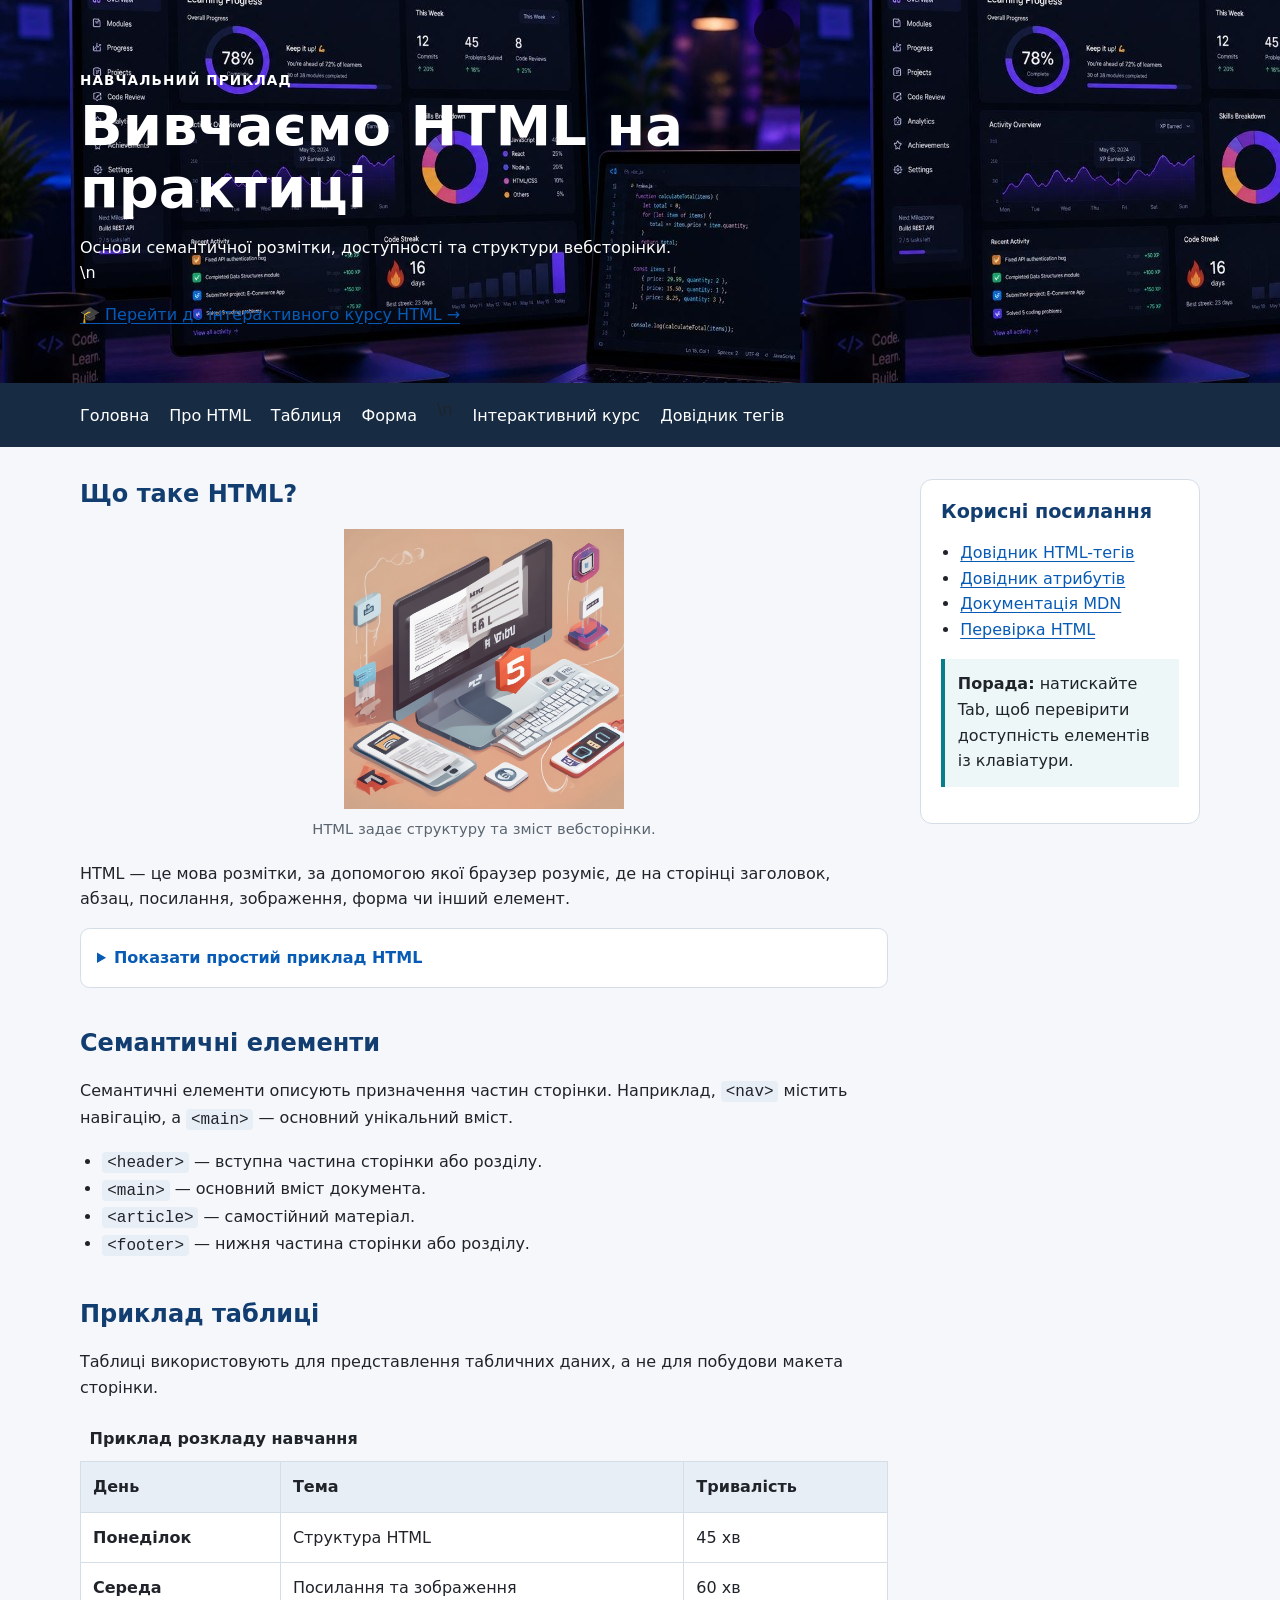
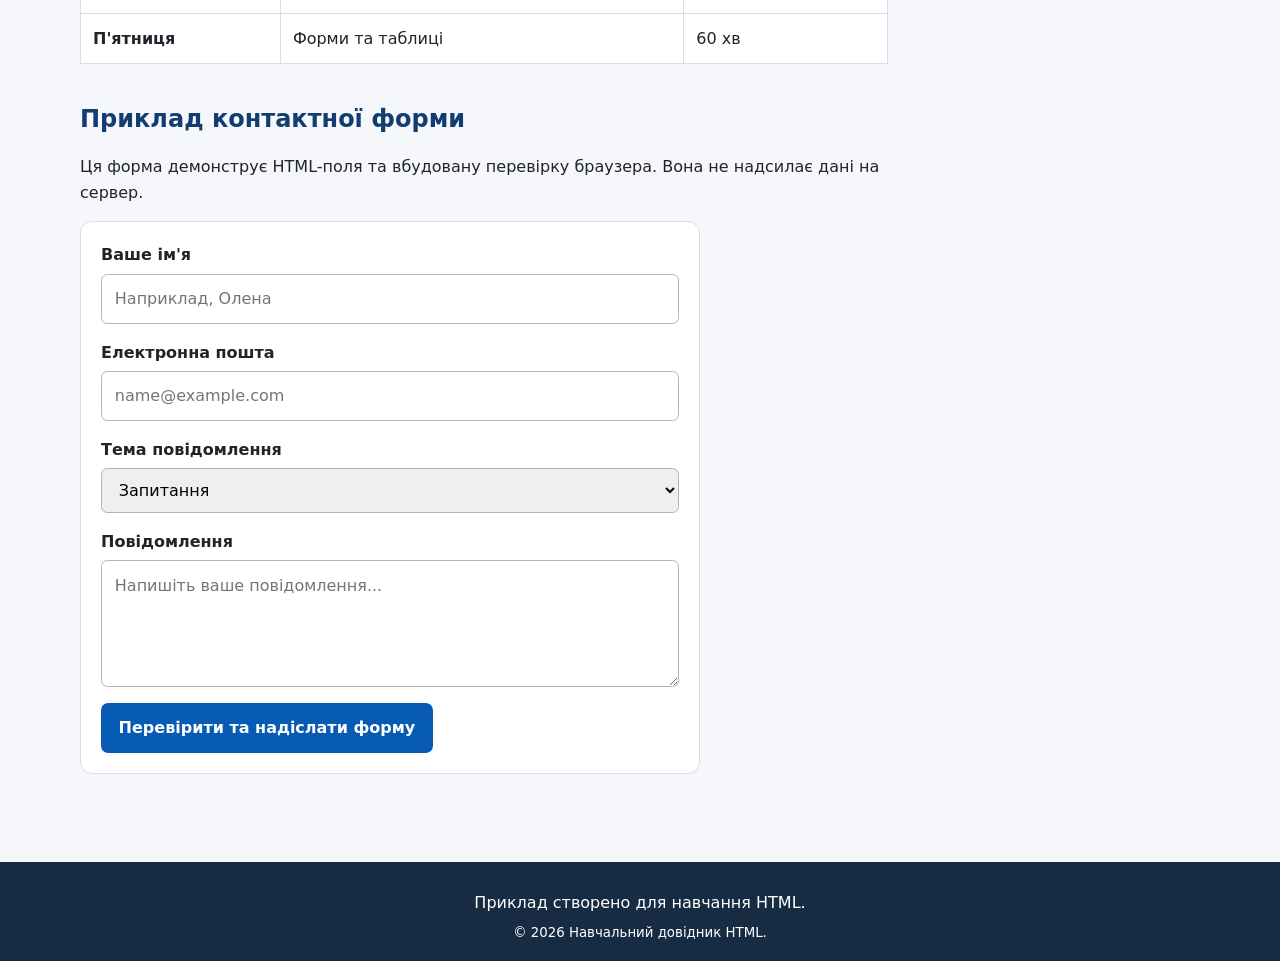
<file: index.html>
<!doctype html>
<html lang="uk">
<head>
  <meta charset="UTF-8">
  <meta name="viewport" content="width=device-width, initial-scale=1.0">
  <meta name="description" content="Навчальна демонстрація HTML: семантична структура, таблиці, форми та доступність.">
  <title>Практика HTML — навчальний приклад</title>
  <link rel="stylesheet" href="style.css">
</head>
<body>
  <a class="skip-link" href="#main-content">Перейти до основного вмісту</a>
  <header class="site-header">
    <div class="container">
      <p class="eyebrow">Навчальний приклад</p>
      <h1>Вивчаємо HTML на практиці</h1>
      <p>Основи семантичної розмітки, доступності та структури вебсторінки.</p>\n      <p><a class="course-link" href="course/index.html">🎓 Перейти до інтерактивного курсу HTML →</a></p>
    </div>
  </header>
  <nav class="site-nav" aria-label="Головна навігація">
    <div class="container">
      <ul>
        <li><a href="#home">Головна</a></li>
        <li><a href="#about">Про HTML</a></li>
        <li><a href="#table-example">Таблиця</a></li>
        <li><a href="#contact">Форма</a></li>\n        <li><a href="course/index.html">Інтерактивний курс</a></li>
        <li><a href="tags.md">Довідник тегів</a></li>
      </ul>
    </div>
  </nav>
  <main id="main-content" class="container layout">
    <article class="content">
      <section id="home" aria-labelledby="home-title">
        <h2 id="home-title">Що таке HTML?</h2>
        <figure class="hero-figure">
          <img src="assets/html5.png" alt="Логотип HTML5" width="400" height="400">
          <figcaption>HTML задає структуру та зміст вебсторінки.</figcaption>
        </figure>
        <p>HTML — це мова розмітки, за допомогою якої браузер розуміє, де на сторінці заголовок, абзац, посилання, зображення, форма чи інший елемент.</p>
        <details>
          <summary>Показати простий приклад HTML</summary>
          <pre><code>&lt;h1&gt;Привіт!&lt;/h1&gt;
&lt;p&gt;Це мій перший абзац.&lt;/p&gt;</code></pre>
          <p>Перший рядок створює заголовок першого рівня, другий — абзац.</p>
        </details>
      </section>
      <section id="about" aria-labelledby="about-title">
        <h2 id="about-title">Семантичні елементи</h2>
        <p>Семантичні елементи описують призначення частин сторінки. Наприклад, <code>&lt;nav&gt;</code> містить навігацію, а <code>&lt;main&gt;</code> — основний унікальний вміст.</p>
        <ul class="feature-list">
          <li><code>&lt;header&gt;</code> — вступна частина сторінки або розділу.</li>
          <li><code>&lt;main&gt;</code> — основний вміст документа.</li>
          <li><code>&lt;article&gt;</code> — самостійний матеріал.</li>
          <li><code>&lt;footer&gt;</code> — нижня частина сторінки або розділу.</li>
        </ul>
      </section>
      <section id="table-example" aria-labelledby="table-title">
        <h2 id="table-title">Приклад таблиці</h2>
        <p>Таблиці використовують для представлення табличних даних, а не для побудови макета сторінки.</p>
        <div class="table-wrap">
          <table>
            <caption>Приклад розкладу навчання</caption>
            <thead>
              <tr><th scope="col">День</th><th scope="col">Тема</th><th scope="col">Тривалість</th></tr>
            </thead>
            <tbody>
              <tr><th scope="row">Понеділок</th><td>Структура HTML</td><td>45 хв</td></tr>
              <tr><th scope="row">Середа</th><td>Посилання та зображення</td><td>60 хв</td></tr>
              <tr><th scope="row">П'ятниця</th><td>Форми та таблиці</td><td>60 хв</td></tr>
            </tbody>
          </table>
        </div>
      </section>
      <section id="contact" aria-labelledby="contact-title">
        <h2 id="contact-title">Приклад контактної форми</h2>
        <p>Ця форма демонструє HTML-поля та вбудовану перевірку браузера. Вона не надсилає дані на сервер.</p>
        <form class="contact-form" action="#" method="get">
          <div class="form-field">
            <label for="name">Ваше ім'я</label>
            <input id="name" name="name" type="text" autocomplete="name" required minlength="2" placeholder="Наприклад, Олена">
          </div>
          <div class="form-field">
            <label for="email">Електронна пошта</label>
            <input id="email" name="email" type="email" autocomplete="email" required placeholder="name@example.com">
          </div>
          <div class="form-field">
            <label for="topic">Тема повідомлення</label>
            <select id="topic" name="topic">
              <option value="question">Запитання</option>
              <option value="feedback">Відгук</option>
              <option value="other">Інше</option>
            </select>
          </div>
          <div class="form-field">
            <label for="message">Повідомлення</label>
            <textarea id="message" name="message" rows="4" required minlength="10" placeholder="Напишіть ваше повідомлення..."></textarea>
          </div>
          <button type="submit">Перевірити та надіслати форму</button>
        </form>
      </section>
    </article>
    <aside class="sidebar" aria-labelledby="sidebar-title">
      <h2 id="sidebar-title">Корисні посилання</h2>
      <ul>
        <li><a href="tags.md">Довідник HTML-тегів</a></li>
        <li><a href="attributes.md">Довідник атрибутів</a></li>
        <li><a href="https://developer.mozilla.org/uk/docs/Web/HTML" target="_blank" rel="noopener noreferrer">Документація MDN</a></li>
        <li><a href="https://validator.w3.org/nu/" target="_blank" rel="noopener noreferrer">Перевірка HTML</a></li>
      </ul>
      <p class="note"><strong>Порада:</strong> натискайте Tab, щоб перевірити доступність елементів із клавіатури.</p>
    </aside>
  </main>
  <footer class="site-footer">
    <div class="container">
      <p>Приклад створено для навчання HTML.</p>
      <p><small>&copy; 2026 Навчальний довідник HTML.</small></p>
    </div>
  </footer>
</body>
</html>
</file>
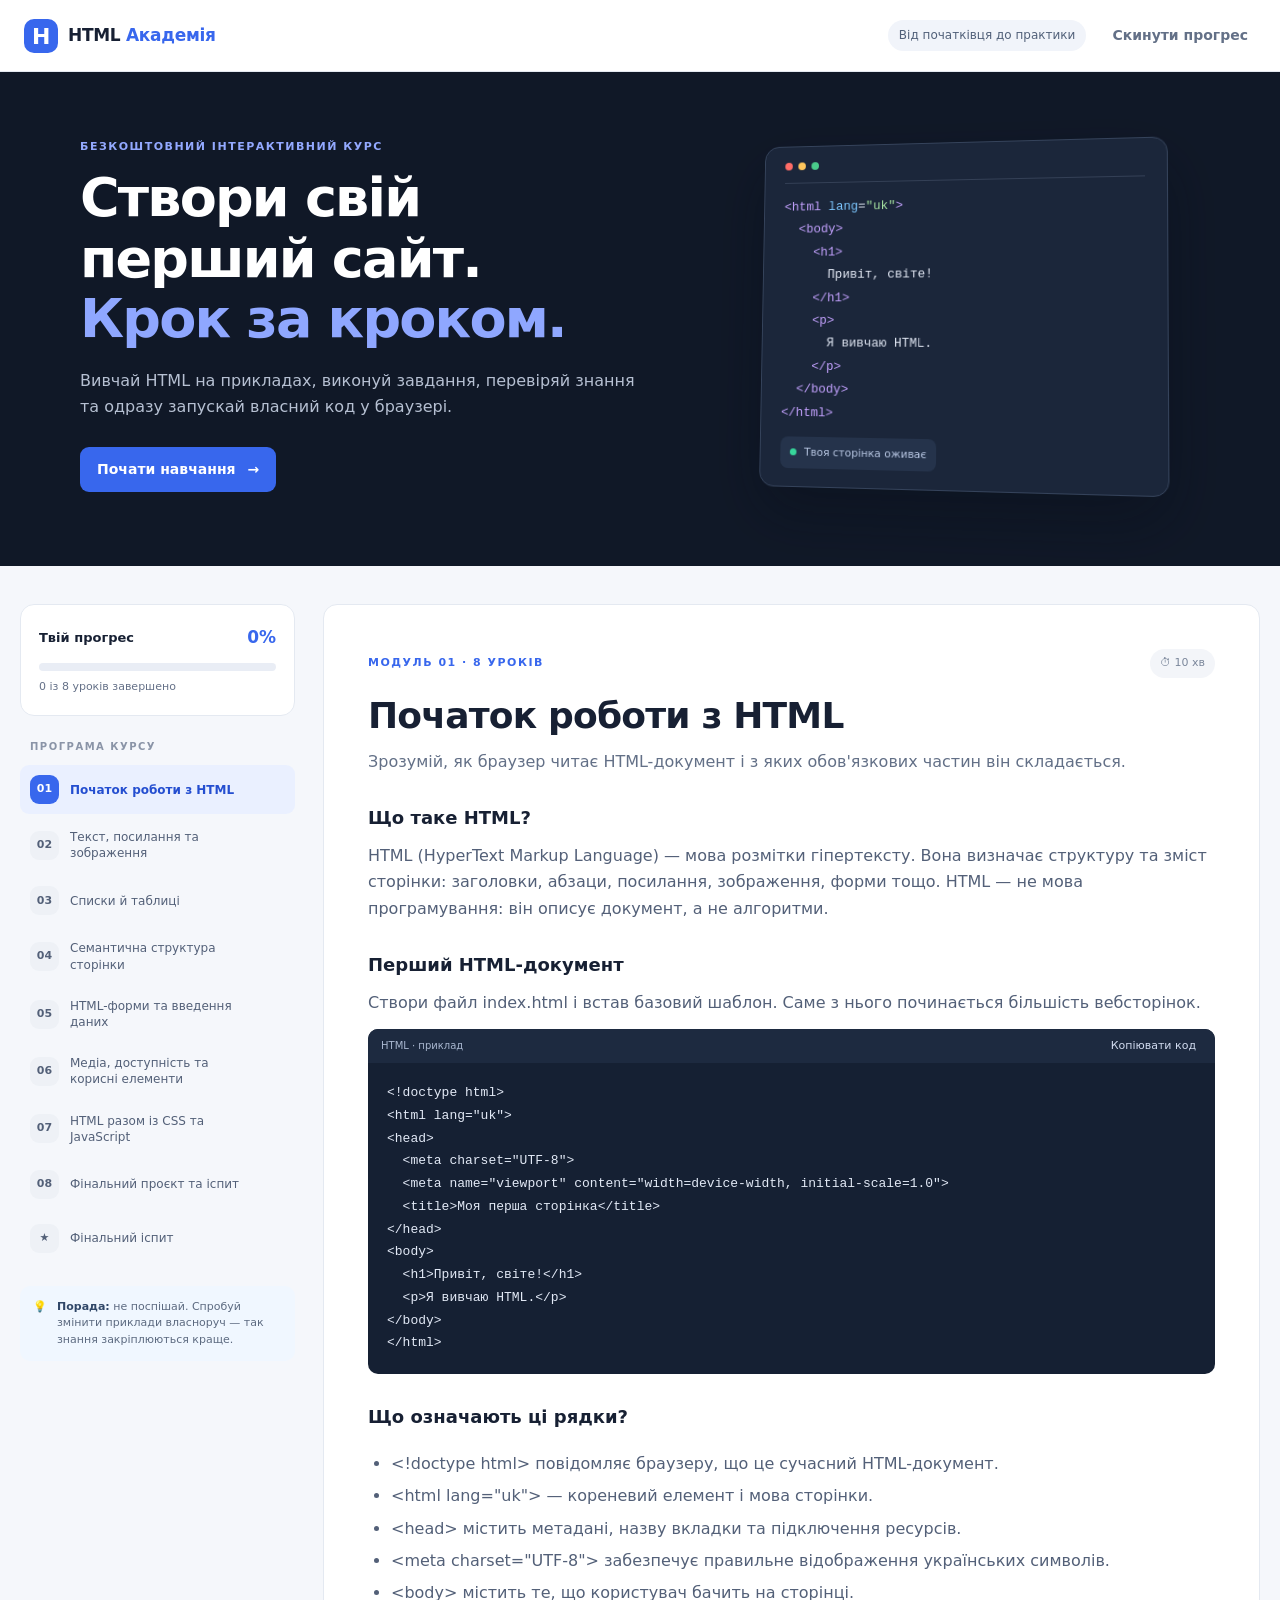
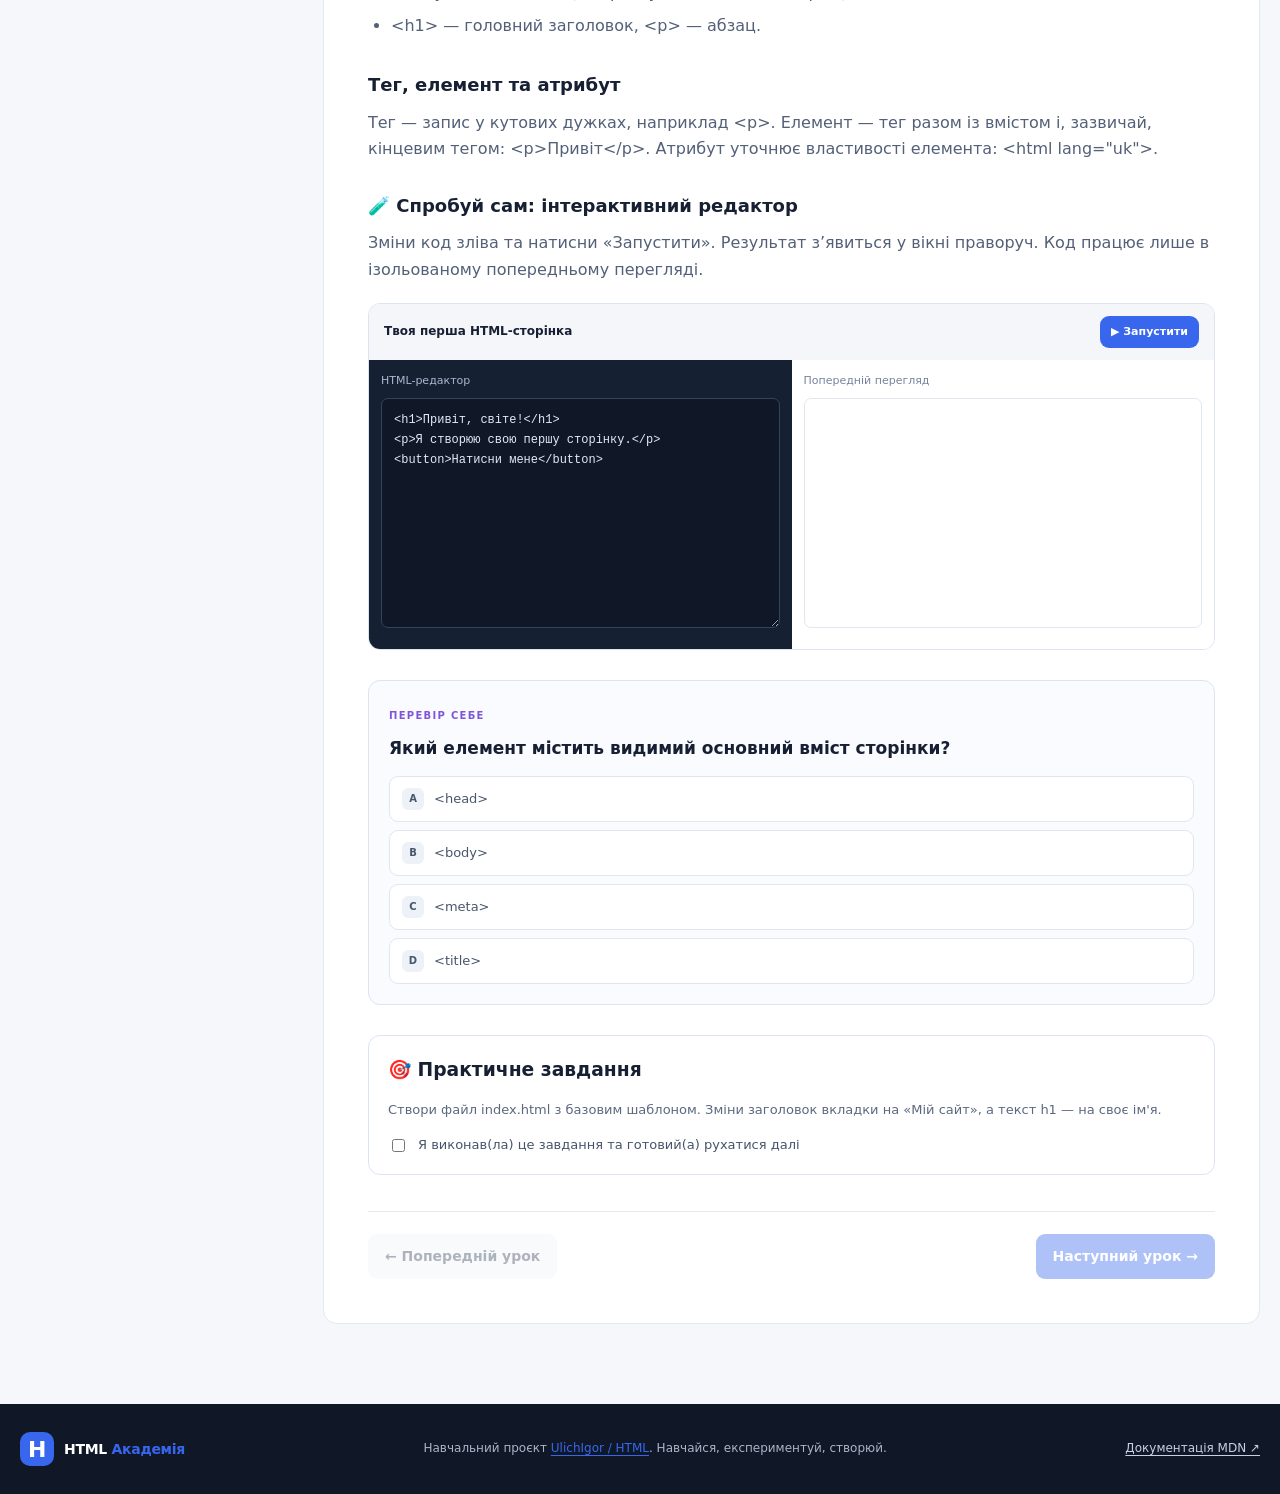
<file: course/index.html>
<!doctype html>
<html lang="uk">
<head>
  <meta charset="UTF-8">
  <meta name="viewport" content="width=device-width, initial-scale=1.0">
  <meta name="description" content="Безкоштовний інтерактивний курс HTML українською: уроки, тести, редактор коду та відстеження прогресу.">
  <meta name="theme-color" content="#101827">
  <title>HTML Академія — інтерактивний курс</title>
  <link rel="stylesheet" href="course.css">
  <script src="course.js" defer></script>
</head>
<body>
  <a class="skip-link" href="#lesson">Перейти до уроку</a>
  <header class="topbar">
    <a class="brand" href="index.html" aria-label="HTML Академія — головна">
      <span class="brand-mark">H</span><span>HTML <b>Академія</b></span>
    </a>
    <div class="top-actions">
      <span class="level-pill">Від початківця до практики</span>
      <button class="button button-quiet" id="reset-progress" type="button" title="Очистити збережений прогрес">Скинути прогрес</button>
    </div>
  </header>

  <section class="welcome">
    <div class="welcome-copy">
      <p class="eyebrow">БЕЗКОШТОВНИЙ ІНТЕРАКТИВНИЙ КУРС</p>
      <h1>Створи свій перший сайт.<br><span>Крок за кроком.</span></h1>
      <p class="welcome-text">Вивчай HTML на прикладах, виконуй завдання, перевіряй знання та одразу запускай власний код у браузері.</p>
      <a class="button button-primary" href="#course-layout">Почати навчання <span aria-hidden="true">→</span></a>
    </div>
    <div class="welcome-art" aria-hidden="true">
      <div class="code-window">
        <div class="window-dots"><i></i><i></i><i></i></div>
        <pre><span class="code-purple">&lt;html</span> <span class="code-blue">lang</span>=<span class="code-green">"uk"</span><span class="code-purple">&gt;</span>
  <span class="code-purple">&lt;body&gt;</span>
    <span class="code-purple">&lt;h1&gt;</span>
      Привіт, світе!
    <span class="code-purple">&lt;/h1&gt;</span>
    <span class="code-purple">&lt;p&gt;</span>
      Я вивчаю HTML.
    <span class="code-purple">&lt;/p&gt;</span>
  <span class="code-purple">&lt;/body&gt;</span>
<span class="code-purple">&lt;/html&gt;</span></pre>
        <div class="preview-chip"><span></span> Твоя сторінка оживає</div>
      </div>
    </div>
  </section>

  <main id="course-layout" class="course-layout">
    <aside class="course-sidebar" aria-label="Навігація курсом">
      <div class="progress-card">
        <div class="progress-heading"><span>Твій прогрес</span><strong id="progress-percent">0%</strong></div>
        <div class="progress-track" role="progressbar" aria-label="Загальний прогрес курсу" aria-valuemin="0" aria-valuemax="100" aria-valuenow="0" id="progress-bar"><span id="progress-fill"></span></div>
        <p id="progress-caption">Почни з першого уроку</p>
      </div>
      <div class="sidebar-label">ПРОГРАМА КУРСУ</div>
      <nav id="lesson-nav" class="lesson-nav" aria-label="Уроки курсу"></nav>
      <div class="sidebar-note"><span aria-hidden="true">💡</span><p><b>Порада:</b> не поспішай. Спробуй змінити приклади власноруч — так знання закріплюються краще.</p></div>
    </aside>

    <section id="lesson" class="lesson-panel" aria-live="polite">
      <div class="lesson-toolbar">
        <span id="lesson-kicker" class="eyebrow">МОДУЛЬ 01</span>
        <span id="lesson-duration" class="duration">⏱ 10 хв</span>
      </div>
      <div id="lesson-content"></div>
      <div class="lesson-navigation">
        <button class="button button-secondary" id="previous-lesson" type="button">← Попередній урок</button>
        <button class="button button-primary" id="next-lesson" type="button">Наступний урок →</button>
      </div>
    </section>
  </main>

  <footer class="site-footer">
    <div class="footer-inner">
      <a class="brand footer-brand" href="../index.html"><span class="brand-mark">H</span><span>HTML <b>Академія</b></span></a>
      <p>Навчальний проєкт <a href="https://github.com/UlichIgor/HTML">UlichIgor / HTML</a>. Навчайся, експериментуй, створюй.</p>
      <a href="https://developer.mozilla.org/uk/docs/Web/HTML">Документація MDN ↗</a>
    </div>
  </footer>

  <dialog id="reset-dialog" class="confirm-dialog">
    <form method="dialog">
      <h2>Скинути прогрес?</h2>
      <p>Усі позначки пройдених уроків і результати тестів на цьому пристрої буде видалено.</p>
      <div class="dialog-actions">
        <button class="button button-secondary" value="cancel">Залишити</button>
        <button class="button button-danger" id="confirm-reset" value="confirm">Так, скинути</button>
      </div>
    </form>
  </dialog>
</body>
</html>
</file>
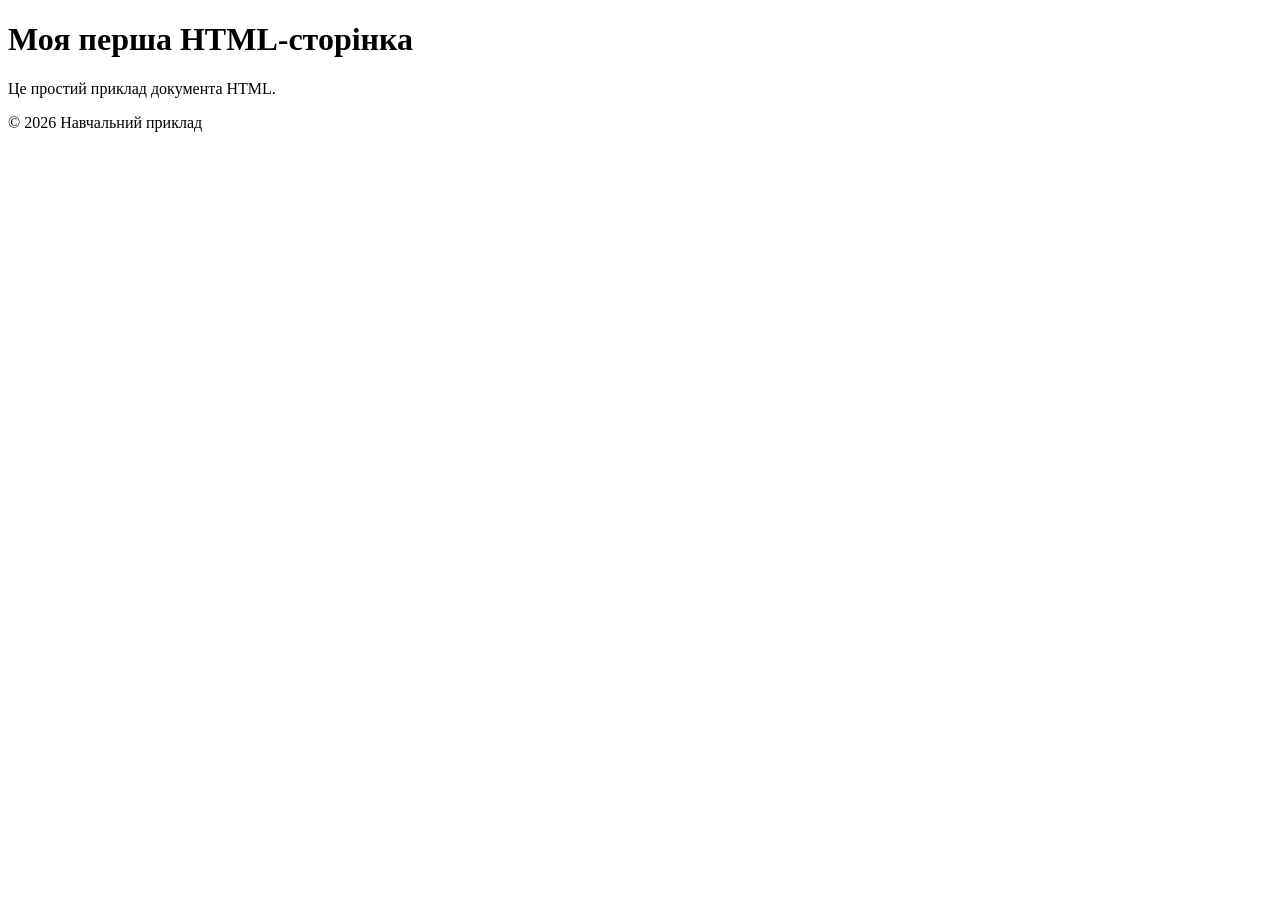
<file: examples/01-document-structure.html>
<!doctype html>
<html lang="uk">
<head>
  <meta charset="UTF-8">
  <meta name="viewport" content="width=device-width, initial-scale=1.0">
  <title>Приклад 1 — структура HTML</title>
  <meta name="description" content="Базова структура HTML-документа з поясненнями.">
</head>
<body>
  <!-- Заголовок сторінки -->
  <header>
    <h1>Моя перша HTML-сторінка</h1>
  </header>

  <!-- Основний зміст сторінки -->
  <main>
    <p>Це простий приклад документа HTML.</p>
  </main>

  <!-- Нижня частина сторінки -->
  <footer>
    <p>&copy; 2026 Навчальний приклад</p>
  </footer>
</body>
</html>
</file>
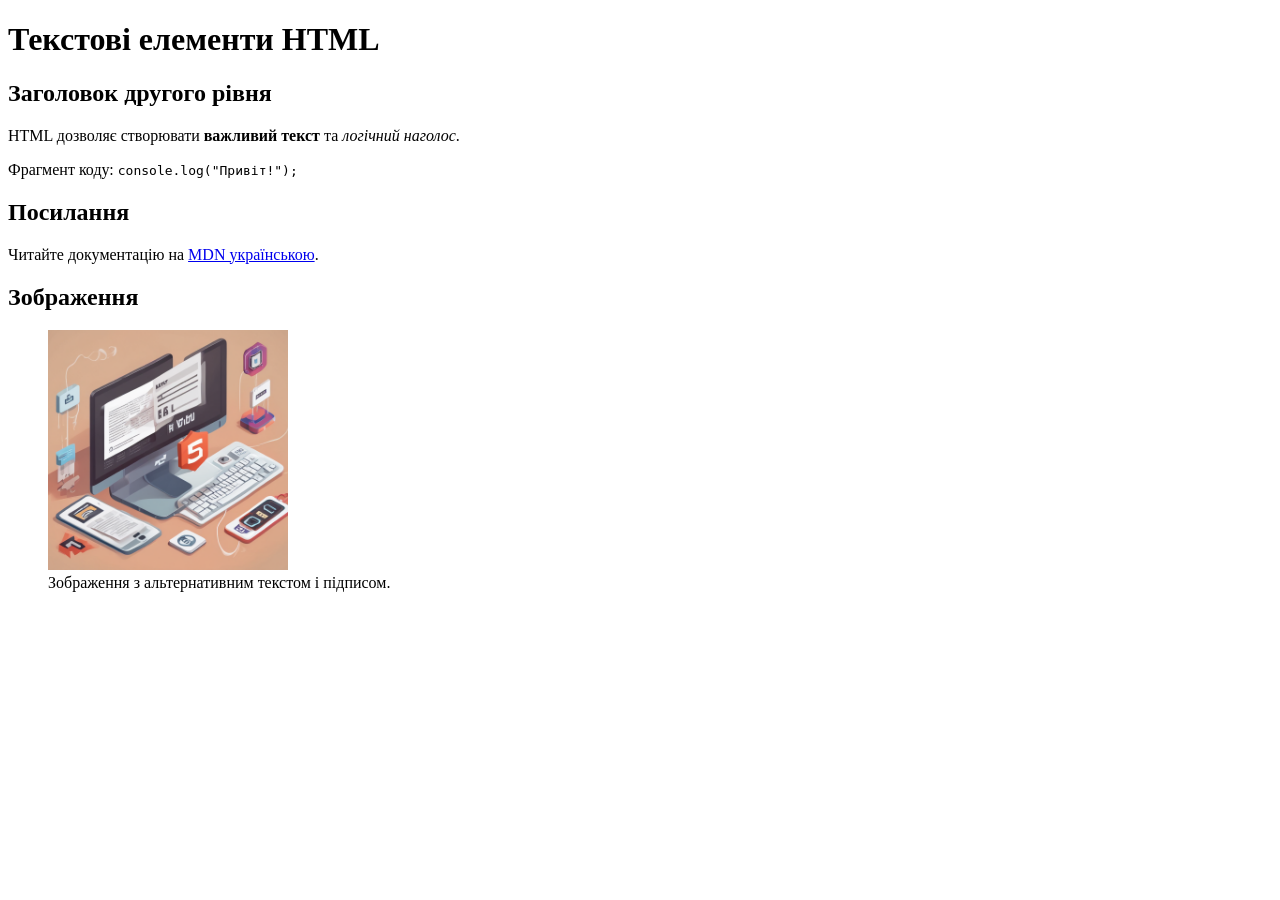
<file: examples/02-text-links-images.html>
<!doctype html>
<html lang="uk">
<head>
  <meta charset="UTF-8">
  <meta name="viewport" content="width=device-width, initial-scale=1.0">
  <title>Приклад 2 — текст, посилання та зображення</title>
</head>
<body>
  <main>
    <h1>Текстові елементи HTML</h1>
    <h2>Заголовок другого рівня</h2>
    <p>HTML дозволяє створювати <strong>важливий текст</strong> та <em>логічний наголос</em>.</p>
    <p>Фрагмент коду: <code>console.log("Привіт!");</code></p>

    <h2>Посилання</h2>
    <p>
      Читайте документацію на
      <a href="https://developer.mozilla.org/uk/docs/Web/HTML">MDN українською</a>.
    </p>

    <h2>Зображення</h2>
    <figure>
      <img src="../assets/html5.png" alt="Логотип HTML5" width="240" height="240">
      <figcaption>Зображення з альтернативним текстом і підписом.</figcaption>
    </figure>
  </main>
</body>
</html>
</file>
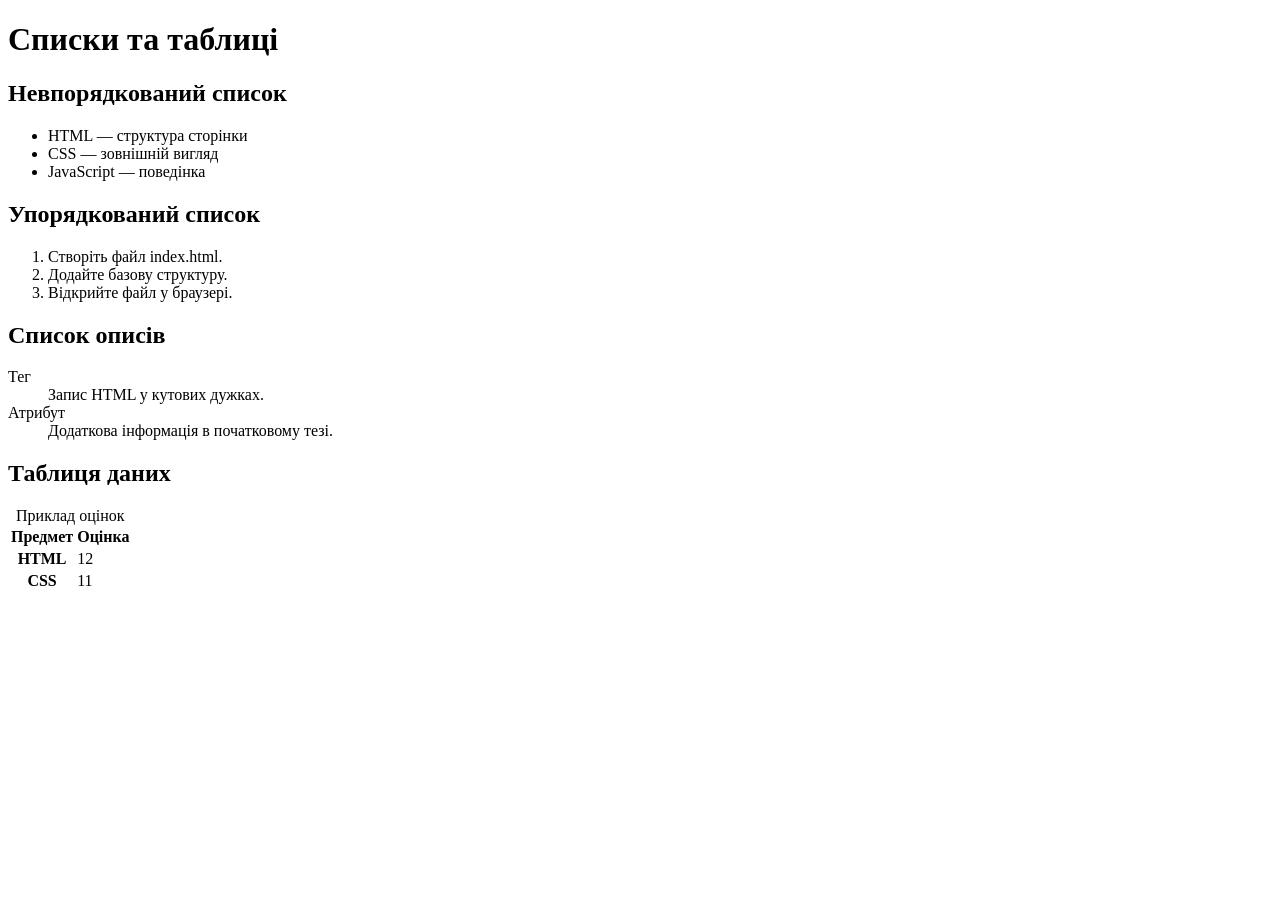
<file: examples/03-lists-tables.html>
<!doctype html>
<html lang="uk">
<head>
  <meta charset="UTF-8">
  <meta name="viewport" content="width=device-width, initial-scale=1.0">
  <title>Приклад 3 — списки й таблиці</title>
</head>
<body>
  <main>
    <h1>Списки та таблиці</h1>

    <section>
      <h2>Невпорядкований список</h2>
      <ul>
        <li>HTML — структура сторінки</li>
        <li>CSS — зовнішній вигляд</li>
        <li>JavaScript — поведінка</li>
      </ul>
    </section>

    <section>
      <h2>Упорядкований список</h2>
      <ol>
        <li>Створіть файл index.html.</li>
        <li>Додайте базову структуру.</li>
        <li>Відкрийте файл у браузері.</li>
      </ol>
    </section>

    <section>
      <h2>Список описів</h2>
      <dl>
        <dt>Тег</dt>
        <dd>Запис HTML у кутових дужках.</dd>
        <dt>Атрибут</dt>
        <dd>Додаткова інформація в початковому тезі.</dd>
      </dl>
    </section>

    <section>
      <h2>Таблиця даних</h2>
      <table>
        <caption>Приклад оцінок</caption>
        <thead>
          <tr>
            <th scope="col">Предмет</th>
            <th scope="col">Оцінка</th>
          </tr>
        </thead>
        <tbody>
          <tr>
            <th scope="row">HTML</th>
            <td>12</td>
          </tr>
          <tr>
            <th scope="row">CSS</th>
            <td>11</td>
          </tr>
        </tbody>
      </table>
    </section>
  </main>
</body>
</html>
</file>
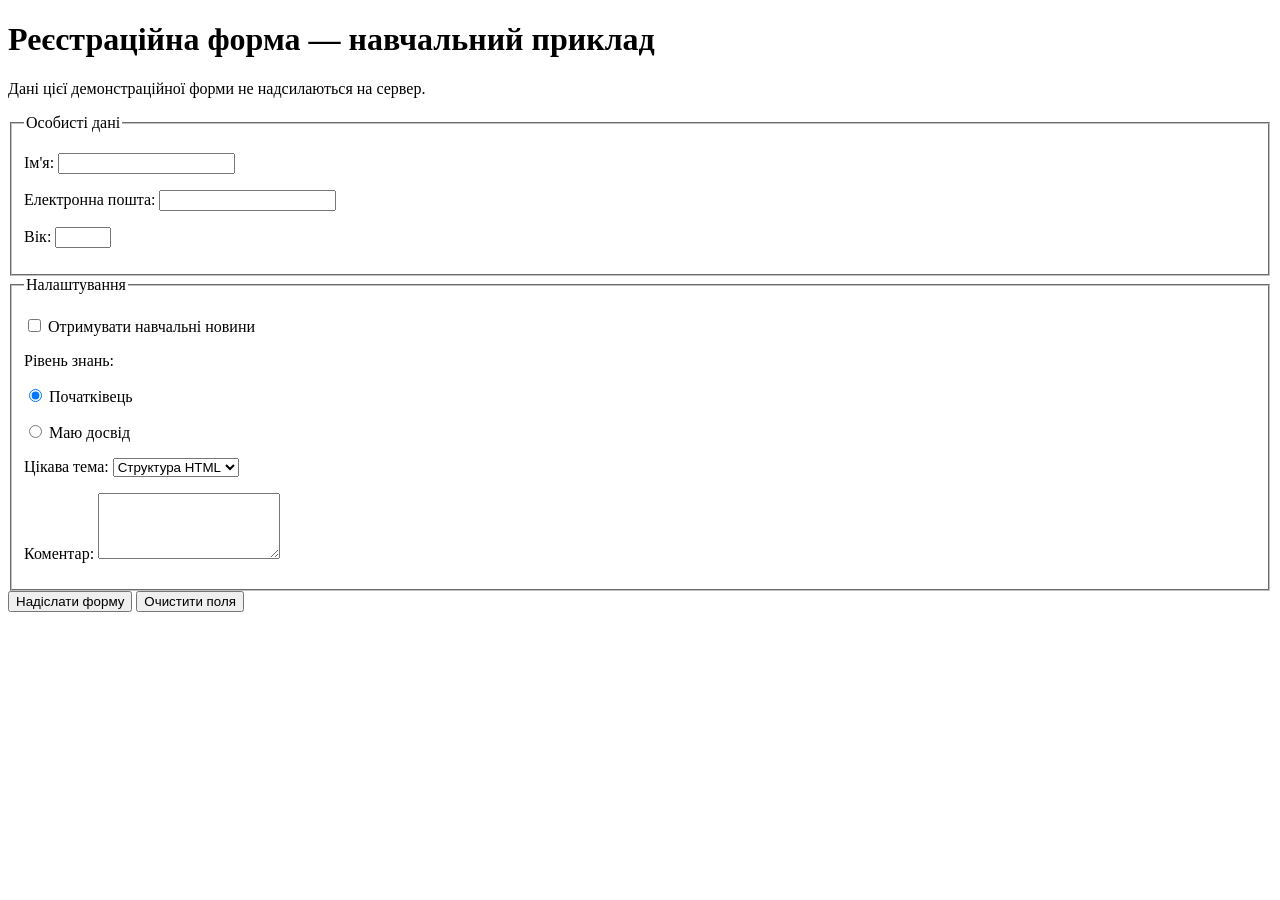
<file: examples/04-forms.html>
<!doctype html>
<html lang="uk">
<head>
  <meta charset="UTF-8">
  <meta name="viewport" content="width=device-width, initial-scale=1.0">
  <title>Приклад 4 — HTML-форми</title>
</head>
<body>
  <main>
    <h1>Реєстраційна форма — навчальний приклад</h1>
    <p>Дані цієї демонстраційної форми не надсилаються на сервер.</p>

    <form action="#" method="get">
      <fieldset>
        <legend>Особисті дані</legend>

        <p>
          <label for="full-name">Ім'я:</label>
          <input id="full-name" name="fullName" type="text" autocomplete="name" required minlength="2">
        </p>

        <p>
          <label for="email">Електронна пошта:</label>
          <input id="email" name="email" type="email" autocomplete="email" required>
        </p>

        <p>
          <label for="age">Вік:</label>
          <input id="age" name="age" type="number" min="14" max="120">
        </p>
      </fieldset>

      <fieldset>
        <legend>Налаштування</legend>

        <p>
          <input id="news" name="newsletter" type="checkbox" value="yes">
          <label for="news">Отримувати навчальні новини</label>
        </p>

        <p>Рівень знань:</p>
        <p>
          <input id="beginner" name="level" type="radio" value="beginner" checked>
          <label for="beginner">Початківець</label>
        </p>
        <p>
          <input id="advanced" name="level" type="radio" value="advanced">
          <label for="advanced">Маю досвід</label>
        </p>

        <p>
          <label for="topic">Цікава тема:</label>
          <select id="topic" name="topic">
            <option value="structure">Структура HTML</option>
            <option value="forms">Форми</option>
            <option value="accessibility">Доступність</option>
          </select>
        </p>

        <p>
          <label for="comment">Коментар:</label>
          <textarea id="comment" name="comment" rows="4"></textarea>
        </p>
      </fieldset>

      <button type="submit">Надіслати форму</button>
      <button type="reset">Очистити поля</button>
    </form>
  </main>
</body>
</html>
</file>
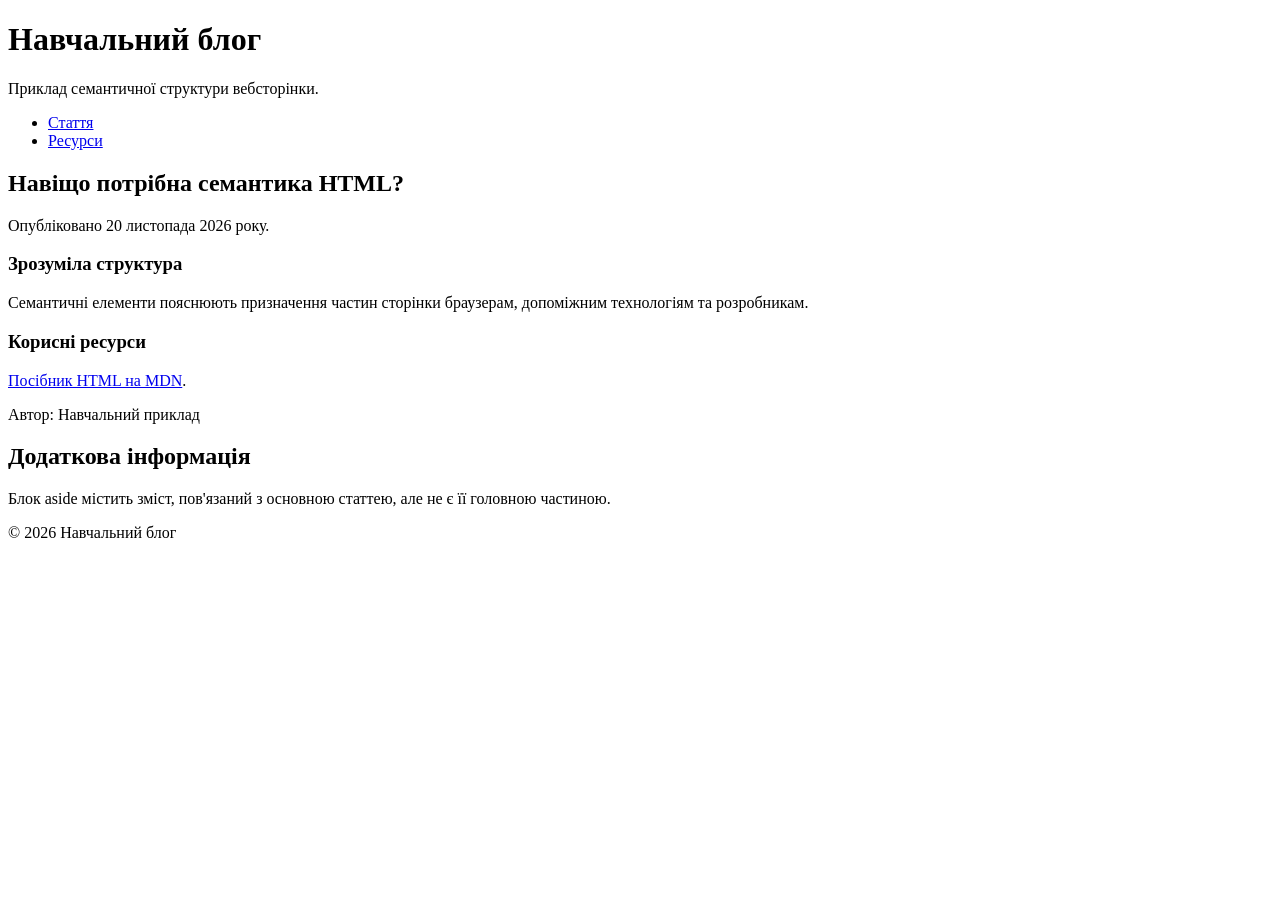
<file: examples/05-semantic-layout.html>
<!doctype html>
<html lang="uk">
<head>
  <meta charset="UTF-8">
  <meta name="viewport" content="width=device-width, initial-scale=1.0">
  <title>Приклад 5 — семантична структура</title>
</head>
<body>
  <header>
    <h1>Навчальний блог</h1>
    <p>Приклад семантичної структури вебсторінки.</p>
  </header>

  <nav aria-label="Головна навігація">
    <ul>
      <li><a href="#article">Стаття</a></li>
      <li><a href="#resources">Ресурси</a></li>
    </ul>
  </nav>

  <main>
    <article id="article">
      <header>
        <h2>Навіщо потрібна семантика HTML?</h2>
        <p>Опубліковано <time datetime="2026-11-20">20 листопада 2026 року</time>.</p>
      </header>

      <section>
        <h3>Зрозуміла структура</h3>
        <p>Семантичні елементи пояснюють призначення частин сторінки браузерам, допоміжним технологіям та розробникам.</p>
      </section>

      <section id="resources">
        <h3>Корисні ресурси</h3>
        <p><a href="https://developer.mozilla.org/uk/docs/Web/HTML">Посібник HTML на MDN</a>.</p>
      </section>

      <footer>
        <p>Автор: Навчальний приклад</p>
      </footer>
    </article>

    <aside>
      <h2>Додаткова інформація</h2>
      <p>Блок aside містить зміст, пов'язаний з основною статтею, але не є її головною частиною.</p>
    </aside>
  </main>

  <footer>
    <p>&copy; 2026 Навчальний блог</p>
  </footer>
</body>
</html>
</file>
<file: style.css>
:root {
  font-family: system-ui, -apple-system, BlinkMacSystemFont, "Segoe UI", sans-serif;
  color: #20242a;
  background: #f5f7fa;
  line-height: 1.6;
}

* {
  box-sizing: border-box;
}

html {
  scroll-behavior: smooth;
}

body {
  margin: 0;
  min-width: 320px;
}

a {
  color: #075bb5;
  text-underline-offset: .18em;
}

a:hover {
  color: #003d7a;
}

a:focus-visible,
button:focus-visible,
input:focus-visible,
select:focus-visible,
textarea:focus-visible,
summary:focus-visible {
  outline: 3px solid #f0a000;
  outline-offset: 3px;
}

.container {
  width: min(1120px, calc(100% - 2rem));
  margin-inline: auto;
}

.skip-link {
  position: absolute;
  top: .5rem;
  left: .5rem;
  z-index: 10;
  padding: .65rem 1rem;
  transform: translateY(-160%);
  background: #fff;
  border: 2px solid #075bb5;
  border-radius: .4rem;
}

.skip-link:focus {
  transform: translateY(0);
}

.site-header {
  padding: 3.5rem 0;
  color: #fff;
  background: linear-gradient(135deg, #123d70, #087e8b);
  background-image: url("images/header-bg.jpg");
}

.site-header h1 {
  max-width: 760px;
  margin: .25rem 0 .75rem;
  font-size: clamp(2rem, 5vw, 3.5rem);
  line-height: 1.1;
}

.site-header p {
  max-width: 680px;
  margin-bottom: 0;
}

.eyebrow {
  font-size: .85rem;
  font-weight: 700;
  letter-spacing: .08em;
  text-transform: uppercase;
}

.site-nav {
  background: #172b43;
}

.site-nav ul {
  display: flex;
  flex-wrap: wrap;
  gap: .25rem 1.25rem;
  margin: 0;
  padding: .85rem 0;
  list-style: none;
}

.site-nav a {
  display: inline-block;
  padding: .35rem 0;
  color: #fff;
  text-decoration: none;
}

.site-nav a:hover {
  text-decoration: underline;
}

.layout {
  display: grid;
  grid-template-columns: minmax(0, 1fr) 280px;
  gap: 2rem;
  align-items: start;
  padding-block: 2rem 3rem;
}

.content,
.sidebar {
  min-width: 0;
}

.content section {
  margin-bottom: 2.5rem;
  scroll-margin-top: 1rem;
}

h2 {
  margin-top: 0;
  color: #123d70;
  line-height: 1.25;
}

.hero-figure {
  margin: 1.25rem 0;
  text-align: center;
}

.hero-figure img {
  display: block;
  width: min(100%, 280px);
  height: auto;
  margin-inline: auto;
  object-fit: contain;
}

figcaption {
  margin-top: .5rem;
  color: #5b6570;
  font-size: .92rem;
}

details {
  margin-block: 1rem;
  padding: 1rem;
  border: 1px solid #d5dde6;
  border-radius: .6rem;
  background: #fff;
}

summary {
  color: #075bb5;
  font-weight: 700;
  cursor: pointer;
}

pre {
  overflow-x: auto;
  padding: 1rem;
  border-radius: .5rem;
  background: #172b43;
  color: #f5f7fa;
}

code {
  padding: .1rem .3rem;
  border-radius: .25rem;
  background: #e8eef5;
  font-family: ui-monospace, SFMono-Regular, Consolas, monospace;
}

pre code {
  padding: 0;
  background: transparent;
  color: inherit;
}

.feature-list {
  padding-left: 1.4rem;
}

.table-wrap {
  overflow-x: auto;
}

table {
  width: 100%;
  border-collapse: collapse;
  background: #fff;
}

caption {
  padding: .6rem;
  font-weight: 700;
  text-align: left;
}

th,
td {
  padding: .75rem;
  border: 1px solid #d5dde6;
  text-align: left;
}

thead {
  background: #e8eef5;
}

.sidebar {
  padding: 1.25rem;
  border: 1px solid #d5dde6;
  border-radius: .75rem;
  background: #fff;
}

.sidebar h2 {
  font-size: 1.2rem;
}

.sidebar ul {
  padding-left: 1.2rem;
}

.note {
  padding: .8rem;
  border-left: 4px solid #087e8b;
  background: #edf7f7;
}

.contact-form {
  display: grid;
  gap: 1rem;
  max-width: 620px;
  padding: 1.25rem;
  border: 1px solid #d5dde6;
  border-radius: .75rem;
  background: #fff;
}

.form-field {
  display: grid;
  gap: .35rem;
}

label {
  font-weight: 650;
}

input,
select,
textarea {
  width: 100%;
  padding: .7rem .8rem;
  border: 1px solid #aab6c3;
  border-radius: .4rem;
  font: inherit;
}

textarea {
  resize: vertical;
}

button {
  justify-self: start;
  padding: .75rem 1.1rem;
  border: 0;
  border-radius: .45rem;
  background: #075bb5;
  color: #fff;
  font: inherit;
  font-weight: 700;
  cursor: pointer;
}

button:hover {
  background: #003d7a;
}

.site-footer {
  padding: 1.5rem 0;
  background: #172b43;
  color: #fff;
  text-align: center;
}

.site-footer p {
  margin: .25rem 0;
}

@media (max-width: 760px) {
  .layout {
    grid-template-columns: 1fr;
  }

  .site-header {
    padding: 2.5rem 0;
  }

  .site-nav ul {
    gap: .25rem .9rem;
  }
}

@media (max-width: 420px) {
  .container {
    width: min(calc(100% - 1.25rem), 1120px);
  }

  th,
  td {
    padding: .55rem;
  }
}

@media (prefers-reduced-motion: reduce) {
  html {
    scroll-behavior: auto;
  }
}

\n.course-link {
  display: inline-block;
  margin-top: 1rem;
  padding: .7rem 1rem;
  border-radius: .5rem;
  background: #fff;
  color: #123d70;
  font-weight: 700;
  text-decoration: none;
}

\n.course-link:hover {
  background: #e8eef5;
}

\n
</file>
<file: course/course.css>
:root{color-scheme:light;--ink:#172033;--muted:#657188;--line:#e4e9f1;--paper:#fff;--canvas:#f5f7fb;--navy:#101827;--blue:#3867ed;--blue-dark:#244ed0;--teal:#12a58b;--purple:#8056d9;--green:#16845e;--red:#c74444;font-family:Inter,ui-sans-serif,system-ui,-apple-system,"Segoe UI",sans-serif;color:var(--ink);background:var(--canvas);line-height:1.65}
*{box-sizing:border-box}html{scroll-behavior:smooth}body{margin:0;min-width:320px}a{color:var(--blue);text-underline-offset:3px}button,input,textarea{font:inherit}button{cursor:pointer}.skip-link{position:absolute;left:12px;top:8px;z-index:20;padding:10px;background:#fff;transform:translateY(-150%)}.skip-link:focus{transform:translateY(0)}
.topbar{height:72px;padding:0 max(24px,calc((100% - 1240px)/2));display:flex;align-items:center;justify-content:space-between;background:#fff;border-bottom:1px solid var(--line)}.brand{display:inline-flex;gap:10px;align-items:center;text-decoration:none;color:var(--ink);font-size:17px;font-weight:700;letter-spacing:-.3px}.brand b{color:var(--blue)}.brand-mark{width:34px;height:34px;border-radius:10px;background:var(--blue);display:grid;place-items:center;color:white;font-weight:900;font-size:22px}.top-actions{display:flex;align-items:center;gap:18px}.level-pill{font-size:12px;color:#516079;background:#f1f4fa;padding:6px 11px;border-radius:30px}.button{border:0;border-radius:9px;padding:11px 17px;font-weight:700;font-size:14px;transition:background .15s,transform .15s}.button:focus-visible,a:focus-visible,input:focus-visible,textarea:focus-visible{outline:3px solid #f2b84b;outline-offset:3px}.button:active{transform:translateY(1px)}.button-primary{background:var(--blue);color:#fff;text-decoration:none;display:inline-flex;gap:12px;align-items:center}.button-primary:hover{background:var(--blue-dark)}.button-secondary{background:#eef2f8;color:#34425b}.button-secondary:hover{background:#e2e8f2}.button-quiet{background:transparent;color:#637087;padding:8px}.button-quiet:hover{background:#f0f3f8}.button-danger{background:#b93838;color:#fff}
.welcome{background:var(--navy);color:#fff;padding:66px max(24px,calc((100% - 1120px)/2)) 74px;display:grid;grid-template-columns:1.1fr .9fr;gap:50px;align-items:center;overflow:hidden}.eyebrow{font-size:11px;font-weight:800;letter-spacing:1.5px;color:#8795b0;margin:0 0 12px}.welcome .eyebrow{color:#93a9ff}.welcome h1{font-size:clamp(34px,4.4vw,54px);line-height:1.12;letter-spacing:-1.8px;margin:0 0 18px}.welcome h1 span{color:#8fa7ff}.welcome-text{max-width:560px;color:#b6c0d2;font-size:16px;margin:0 0 27px}.welcome-art{display:flex;justify-content:center;perspective:900px}.code-window{width:min(100%,410px);background:#1b263a;border:1px solid #35435b;border-radius:15px;padding:16px 21px 18px;box-shadow:0 25px 60px #050a155c;transform:rotateY(-8deg) rotateX(3deg)}.window-dots{display:flex;gap:6px;border-bottom:1px solid #344056;padding-bottom:13px}.window-dots i{width:8px;height:8px;border-radius:50%;background:#ff6c67}.window-dots i:nth-child(2){background:#ffc65c}.window-dots i:nth-child(3){background:#4acb8b}.code-window pre{font:13px/1.8 ui-monospace,SFMono-Regular,Consolas,monospace;color:#e3e9f5;white-space:pre-wrap}.code-purple{color:#c4a2ff}.code-blue{color:#7dc7ff}.code-green{color:#a7e4a1}.preview-chip{display:inline-flex;align-items:center;gap:8px;padding:7px 10px;border-radius:8px;background:#25334b;color:#b8c7e3;font-size:11px}.preview-chip span{width:7px;height:7px;border-radius:50%;background:#37d69b}
.course-layout{width:min(1240px,calc(100% - 40px));margin:38px auto 80px;display:grid;grid-template-columns:275px minmax(0,1fr);gap:28px;align-items:start}.course-sidebar{position:sticky;top:20px}.progress-card,.lesson-panel{background:#fff;border:1px solid var(--line);border-radius:14px}.progress-card{padding:18px;margin-bottom:23px}.progress-heading{display:flex;justify-content:space-between;align-items:center;font-size:13px;font-weight:750}.progress-heading strong{font-size:17px;color:var(--blue)}.progress-track{height:8px;border-radius:20px;background:#e9edf5;overflow:hidden;margin:12px 0 7px}.progress-track span{display:block;width:0;height:100%;background:linear-gradient(90deg,#3867ed,#12a58b);border-radius:20px;transition:width .25s}.progress-card p{font-size:11px;color:var(--muted);margin:0}.sidebar-label{font-size:10px;letter-spacing:1.5px;font-weight:800;color:#8a94a7;margin:0 0 10px 10px}.lesson-nav{display:grid;gap:5px}.lesson-nav button{display:grid;grid-template-columns:31px 1fr 18px;gap:9px;align-items:center;text-align:left;border:0;background:transparent;color:#536078;padding:10px;border-radius:9px;font-size:12px;line-height:1.35}.lesson-nav button:hover{background:#edf2fc}.lesson-nav button[aria-current=step]{background:#eaf0ff;color:#244ed0;font-weight:750}.lesson-number{width:29px;height:29px;border-radius:9px;background:#eef1f6;display:grid;place-items:center;font-size:11px;font-weight:800}.lesson-nav button[aria-current=step] .lesson-number{background:var(--blue);color:#fff}.lesson-nav .done-icon{color:var(--green);font-size:15px}.sidebar-note{display:flex;gap:10px;margin-top:23px;padding:13px;border-radius:10px;background:#f0f7ff;color:#5c6a80;font-size:11px;line-height:1.5}.sidebar-note p{margin:0}.sidebar-note b{color:#304768}
.lesson-panel{padding:clamp(22px,4vw,44px);min-height:600px}.lesson-toolbar{display:flex;align-items:center;justify-content:space-between;margin-bottom:16px}.lesson-toolbar .eyebrow{margin:0;color:var(--blue)}.duration{font-size:11px;color:#7b879b;background:#f3f5f9;border-radius:30px;padding:5px 10px}.lesson-title{font-size:clamp(27px,3vw,36px);line-height:1.2;letter-spacing:-.8px;margin:0 0 12px}.lesson-lead{font-size:16px;color:#637087;margin:0 0 27px;max-width:760px}.lesson-section{margin:28px 0}.lesson-section h3{font-size:18px;margin:0 0 10px}.lesson-section p{margin:8px 0;color:#536078}.lesson-section ul,.lesson-section ol{padding-left:23px;color:#536078}.lesson-section li{padding:3px 0}.tip-box,.warning-box{padding:14px 16px;border-radius:10px;margin:18px 0;font-size:13px}.tip-box{background:#eef8f4;border-left:3px solid var(--teal);color:#315d52}.warning-box{background:#fff7e8;border-left:3px solid #e6a23c;color:#725525}.code-block{position:relative;background:#152033;border-radius:10px;margin:13px 0;overflow:hidden}.code-block pre{margin:0;padding:19px;color:#e2e9f6;overflow:auto;font:13px/1.75 ui-monospace,SFMono-Regular,Consolas,monospace;white-space:pre}.code-caption{display:flex;justify-content:space-between;align-items:center;background:#1d2a40;color:#aab8d0;padding:7px 13px;font-size:10px}.copy-code{border:0;background:transparent;color:#d2dcf0;font-size:11px}.copy-code:hover{color:#fff}
.quiz-card{margin:30px 0;padding:20px;border:1px solid #dce4f2;border-radius:12px;background:#f9fbff}.quiz-label{font-size:10px;font-weight:850;letter-spacing:1.3px;color:var(--purple)}.quiz-card h3{margin:7px 0 14px;font-size:17px}.quiz-options{display:grid;gap:8px}.quiz-option{display:flex;gap:10px;align-items:flex-start;padding:11px 12px;background:#fff;border:1px solid #e1e6ef;border-radius:9px;color:#48566c;font-size:13px;text-align:left}.quiz-option:hover:not(:disabled){border-color:#8fa8f7;background:#f6f8ff}.quiz-option .option-letter{flex:0 0 22px;width:22px;height:22px;border-radius:6px;background:#edf1f8;display:grid;place-items:center;font-size:10px;font-weight:800}.quiz-option.correct{border-color:#6bc4a0;background:#effaf5;color:#23634a}.quiz-option.wrong{border-color:#e6a0a0;background:#fff4f4;color:#963c3c}.quiz-option:disabled{cursor:default}.quiz-feedback{font-size:13px;margin-top:12px;padding:11px;border-radius:8px;display:none}.quiz-feedback.show{display:block}.quiz-feedback.good{background:#eaf8f1;color:#23634a}.quiz-feedback.bad{background:#fff2ed;color:#914333}.quiz-feedback p{margin:3px 0}
.task-card{padding:19px;border:1px solid #dce4f2;border-radius:12px;margin:24px 0}.task-card h3{margin:0 0 7px}.task-card p{color:#5c6880;font-size:13px}.task-check{display:flex;gap:10px;align-items:flex-start;font-size:13px;color:#46546b}.task-check input{margin-top:5px;accent-color:var(--blue)}
.playground{border:1px solid #dce4f2;border-radius:12px;overflow:hidden;margin:20px 0}.playground-head{padding:12px 15px;background:#f4f6fa;display:flex;justify-content:space-between;align-items:center;font-size:12px;font-weight:750}.playground-grid{display:grid;grid-template-columns:1fr 1fr;min-height:280px}.editor-wrap{background:#152033;padding:12px}.editor-wrap label{display:block;color:#aab8d0;font-size:11px;margin-bottom:8px}.editor-wrap textarea{width:100%;min-height:230px;resize:vertical;border:1px solid #34435c;border-radius:7px;background:#101827;color:#e2e9f6;padding:12px;font:12px/1.65 ui-monospace,SFMono-Regular,Consolas,monospace;tab-size:2}.preview-wrap{padding:12px;background:#fff}.preview-wrap label{display:block;color:#77839a;font-size:11px;margin-bottom:8px}.preview-wrap iframe{display:block;width:100%;height:230px;border:1px solid #e1e6ef;border-radius:7px;background:#fff}.run-code{font-size:11px;padding:7px 11px}
.lesson-navigation{display:flex;justify-content:space-between;gap:12px;border-top:1px solid var(--line);padding-top:22px;margin-top:36px}.lesson-navigation button:disabled{opacity:.4;cursor:not-allowed}
.exam-result{padding:20px;border-radius:12px;background:#f0f7ff;text-align:center}.exam-result strong{display:block;font-size:32px;color:var(--blue)}.site-footer{background:#101827;color:#aab5c8;padding:28px 20px}.footer-inner{max-width:1240px;margin:auto;display:flex;justify-content:space-between;align-items:center;gap:20px;font-size:12px}.footer-brand{color:#fff;font-size:14px}.footer-inner p{margin:0}.footer-inner>a:last-child{color:#c5d0e4}.confirm-dialog{border:0;border-radius:14px;padding:25px;max-width:420px;width:calc(100% - 32px);box-shadow:0 20px 80px #10182755}.confirm-dialog::backdrop{background:#10182799}.confirm-dialog h2{margin:0 0 8px}.confirm-dialog p{color:#66738a;font-size:14px}.dialog-actions{display:flex;justify-content:flex-end;gap:8px;margin-top:20px}
@media(max-width:900px){.welcome{grid-template-columns:1fr;padding-top:48px;padding-bottom:52px}.welcome-art{display:none}.course-layout{grid-template-columns:220px minmax(0,1fr);gap:16px}.lesson-panel{padding:24px}.footer-inner{flex-wrap:wrap}}
@media(max-width:680px){.topbar{height:62px;padding:0 16px}.level-pill{display:none}.top-actions{gap:5px}.button-quiet{font-size:11px}.welcome{padding:42px 22px}.welcome h1{font-size:36px}.course-layout{width:calc(100% - 24px);margin:18px auto 48px;display:block}.course-sidebar{position:static;margin-bottom:14px}.progress-card{margin-bottom:12px}.lesson-nav{display:flex;overflow-x:auto;padding:2px 0 8px}.lesson-nav button{min-width:155px;flex:0 0 auto}.sidebar-label,.sidebar-note{display:none}.lesson-panel{padding:21px 17px;min-height:0}.playground-grid{grid-template-columns:1fr}.editor-wrap textarea,.preview-wrap iframe{min-height:190px;height:190px}.lesson-navigation .button{padding:10px 11px;font-size:12px}.footer-inner{display:grid;text-align:center;justify-items:center}}
@media(prefers-reduced-motion:reduce){html{scroll-behavior:auto}*,*::before,*::after{transition:none!important}}
</file>
